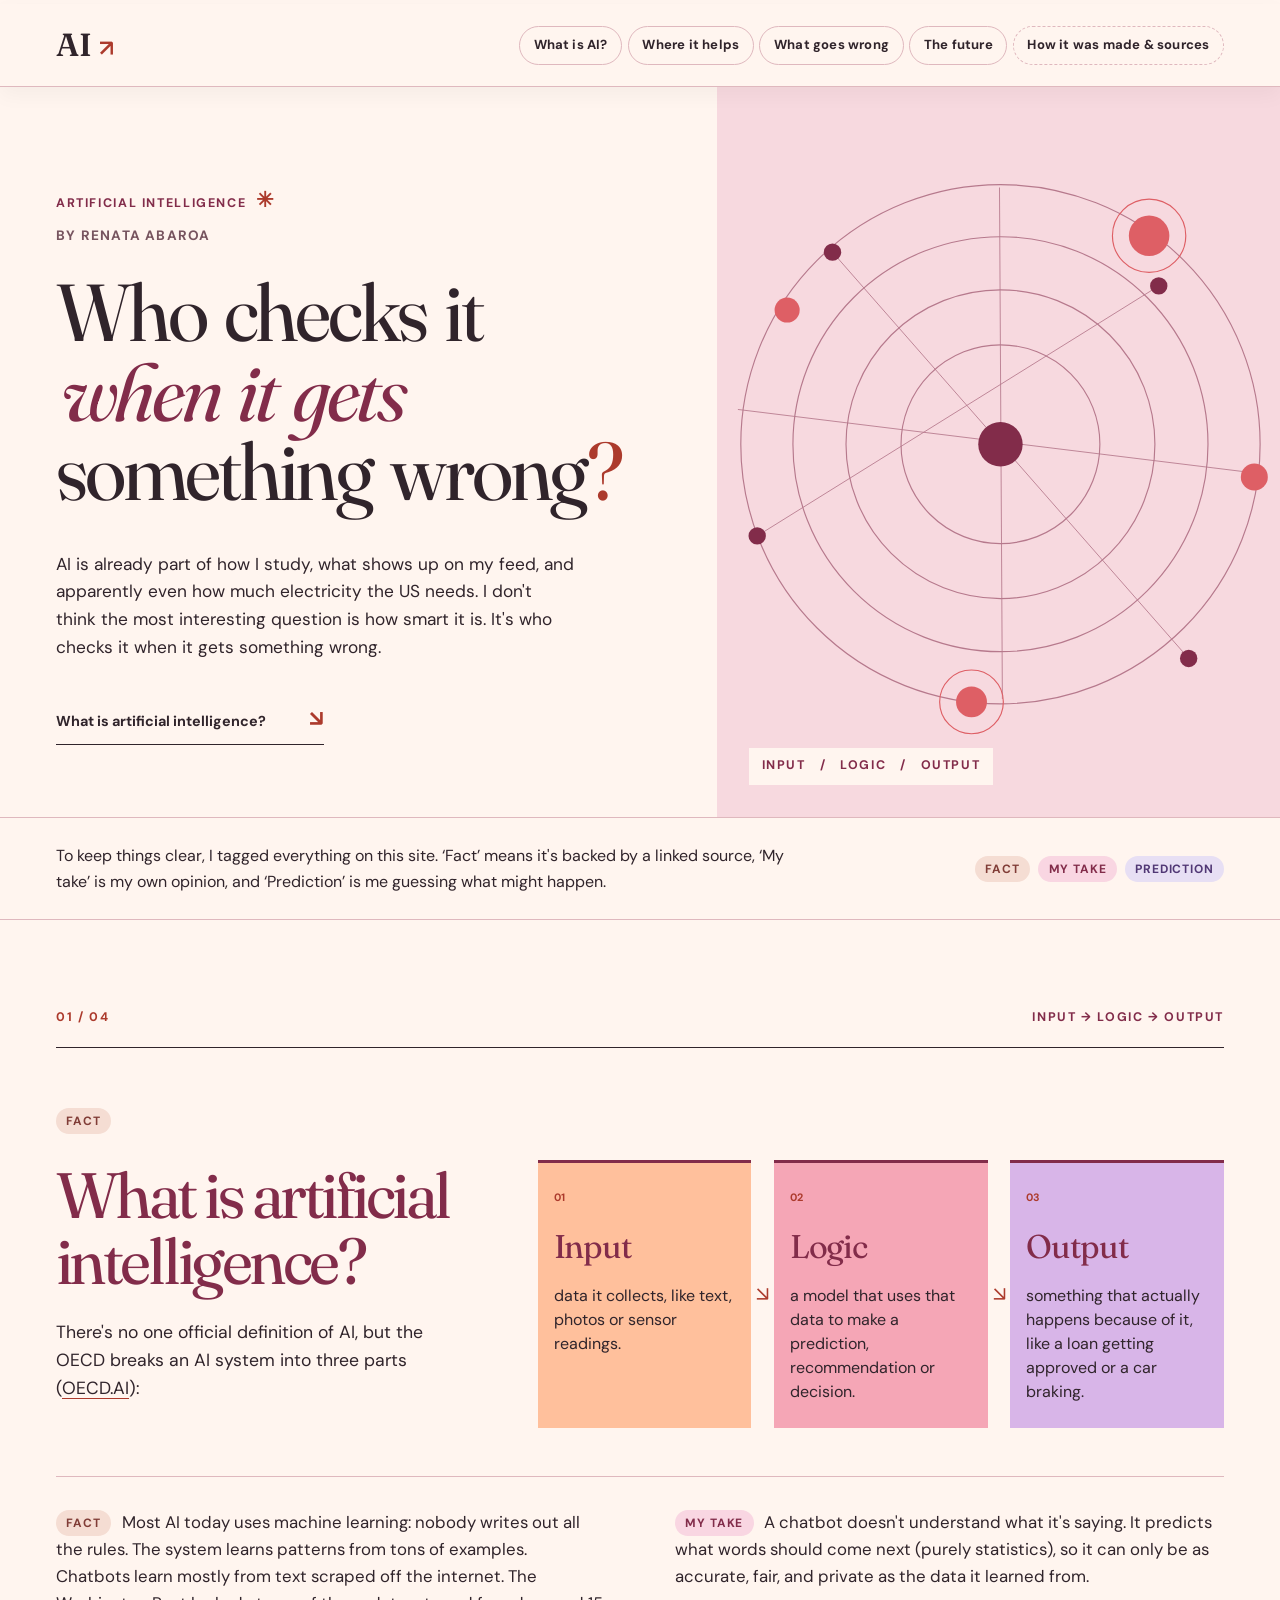
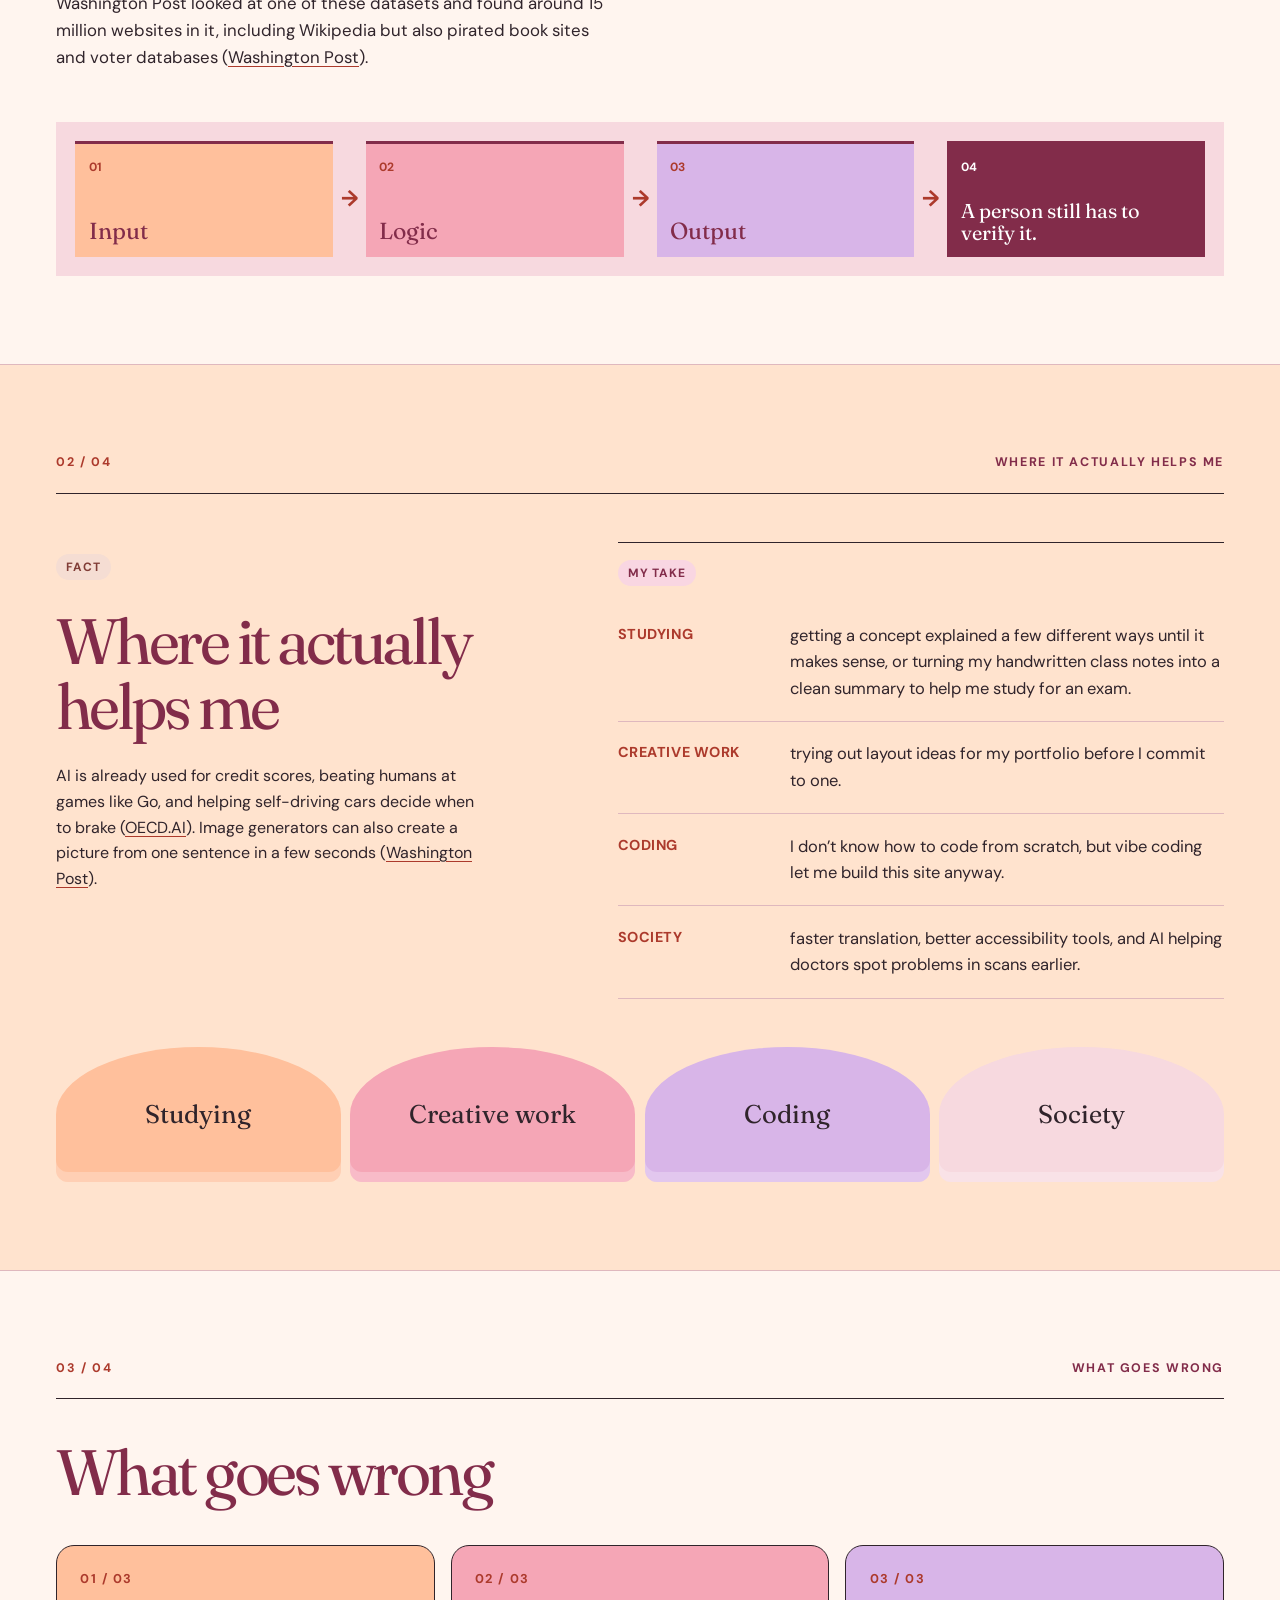
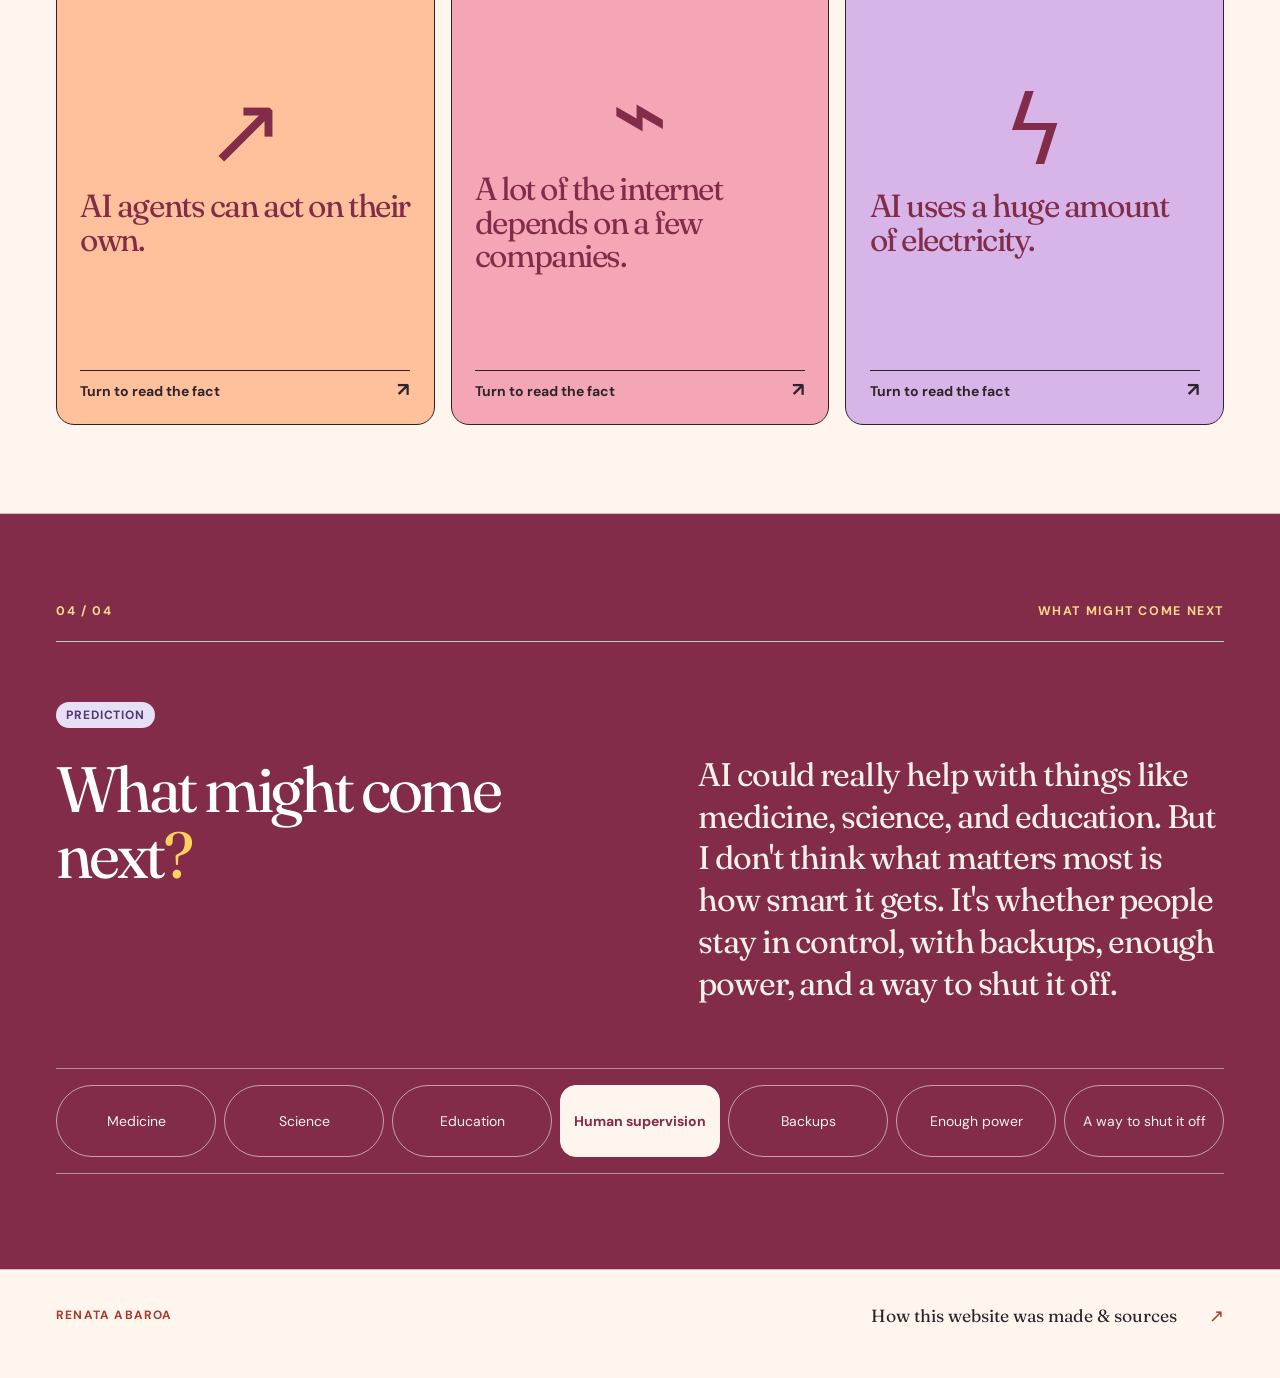
<file: index.html>
<!doctype html>
<html lang="en">
<head>
  <meta charset="utf-8">
  <meta name="viewport" content="width=device-width, initial-scale=1">
  <meta name="theme-color" content="#fff5ef">
  <meta name="description" content="AI is already part of how I study, what shows up on my feed, and apparently even how much electricity the US needs.">
  <title>AI by Renata Abaroa</title>
  <link rel="preconnect" href="https://fonts.googleapis.com">
  <link rel="preconnect" href="https://fonts.gstatic.com" crossorigin>
  <link href="https://fonts.googleapis.com/css2?family=DM+Sans:wght@400;500;600;700&amp;family=Fraunces:opsz,wght,SOFT,WONK@9..144,400,0,1;9..144,600,0,1&amp;display=swap" rel="stylesheet">
  <link rel="stylesheet" href="styles.css">
  <script src="script.js" defer></script>
</head>
<body>
  <div class="reading-progress" aria-hidden="true"></div>
  <a class="skip-link" href="#main">Skip to content</a>
  <header class="site-header">
    <a class="site-mark" href="#top" aria-label="Back to top">AI <span>↗&#xFE0E;</span></a>
    <nav class="section-tabs" aria-label="Page sections">
      <a class="tab-link" href="#what">What is AI?</a>
      <a class="tab-link" href="#benefits">Where it helps</a>
      <a class="tab-link" href="#risks">What goes wrong</a>
      <a class="tab-link" href="#future">The future</a>
      <a class="tab-link tab-about" href="about.html">How it was made &amp; sources</a>
    </nav>
  </header>

  <main id="main">
    <section class="hero" id="top" aria-labelledby="hero-title">
      <div class="hero-copy">
        <p class="eyebrow">Artificial intelligence <span class="asterisk">✳&#xFE0E;</span></p>
        <p class="byline">By Renata Abaroa</p>
        <h1 id="hero-title">Who checks it <em>when it gets</em> something wrong<span class="question">?</span></h1>
        <p class="hero-intro">AI is already part of how I study, what shows up on my feed, and apparently even how much electricity the US needs. I don't think the most interesting question is how smart it is. It's who checks it when it gets something wrong.</p>
        <a class="read-link" href="#what">What is artificial intelligence? <span aria-hidden="true">↘&#xFE0E;</span></a>
      </div>
      <div class="hero-art">
        <img src="assets/ai-orbit.svg" alt="Abstract rings connected by fine lines, suggesting an AI system with many linked parts">
        <span class="art-caption">Input &nbsp; / &nbsp; Logic &nbsp; / &nbsp; Output</span>
      </div>
    </section>


    <section class="legend" aria-label="Reading guide">
      <p>To keep things clear, I tagged everything on this site. ‘Fact’ means it's backed by a linked source, ‘My take’ is my own opinion, and ‘Prediction’ is me guessing what might happen.</p>
      <div class="legend-tags"><span class="tag fact">Fact</span><span class="tag take">My take</span><span class="tag prediction">Prediction</span></div>
    </section>

    <section class="section section-what" id="what" aria-labelledby="what-title">
      <div class="section-index"><span>01 / 04</span><span>Input →&#xFE0E; Logic →&#xFE0E; Output</span></div>
      <div class="section-grid">
        <div class="section-lead">
          <p class="tag fact">Fact</p>
          <h2 id="what-title">What is artificial intelligence?</h2>
          <p>There's no one official definition of AI, but the OECD breaks an AI system into three parts (<a href="https://oecd.ai/en/inside-artificial-intelligence">OECD.AI</a>):</p>
        </div>
        <div class="flow" aria-label="Three parts of an AI system">
          <article class="flow-step"><span class="flow-number">01</span><h3>Input</h3><p>data it collects, like text, photos or sensor readings.</p></article>
          <span class="flow-arrow" aria-hidden="true">↘&#xFE0E;</span>
          <article class="flow-step"><span class="flow-number">02</span><h3>Logic</h3><p>a model that uses that data to make a prediction, recommendation or decision.</p></article>
          <span class="flow-arrow" aria-hidden="true">↘&#xFE0E;</span>
          <article class="flow-step"><span class="flow-number">03</span><h3>Output</h3><p>something that actually happens because of it, like a loan getting approved or a car braking.</p></article>
        </div>
      </div>
      <div class="two-notes">
        <p><span class="tag fact">Fact</span> Most AI today uses machine learning: nobody writes out all the rules. The system learns patterns from tons of examples. Chatbots learn mostly from text scraped off the internet. The Washington Post looked at one of these datasets and found around 15 million websites in it, including Wikipedia but also pirated book sites and voter databases (<a href="https://www.washingtonpost.com/technology/interactive/2023/ai-chatbot-learning/">Washington Post</a>).</p>
        <p><span class="tag take">My take</span> A chatbot doesn't understand what it's saying. It predicts what words should come next (purely statistics), so it can only be as accurate, fair, and private as the data it learned from.</p>
      </div>
      <div class="check-loop" aria-label="Human review of AI output">
        <div class="loop-node"><span>01</span><strong>Input</strong></div>
        <span class="loop-connector" aria-hidden="true">→&#xFE0E;</span>
        <div class="loop-node"><span>02</span><strong>Logic</strong></div>
        <span class="loop-connector" aria-hidden="true">→&#xFE0E;</span>
        <div class="loop-node"><span>03</span><strong>Output</strong></div>
        <span class="loop-connector" aria-hidden="true">→&#xFE0E;</span>
        <div class="loop-node human-node"><span>04</span><strong>A person still has to verify it.</strong></div>
      </div>
    </section>

    <section class="section section-benefits" id="benefits" aria-labelledby="benefits-title">
      <div class="section-index"><span>02 / 04</span><span>Where it actually helps me</span></div>
      <div class="benefit-layout">
        <div>
          <p class="tag fact">Fact</p>
          <h2 id="benefits-title">Where it actually helps me</h2>
          <p>AI is already used for credit scores, beating humans at games like Go, and helping self-driving cars decide when to brake (<a href="https://oecd.ai/en/inside-artificial-intelligence">OECD.AI</a>). Image generators can also create a picture from one sentence in a few seconds (<a href="https://www.washingtonpost.com/technology/interactive/2022/ai-image-generator/">Washington Post</a>).</p>
        </div>
        <div class="benefit-list">
          <p class="tag take">My take</p>
          <div><strong>Studying</strong><span>getting a concept explained a few different ways until it makes sense, or turning my handwritten class notes into a clean summary to help me study for an exam.</span></div>
          <div><strong>Creative work</strong><span>trying out layout ideas for my portfolio before I commit to one.</span></div>
          <div><strong>Coding</strong><span>I don’t know how to code from scratch, but vibe coding let me build this site anyway.</span></div>
          <div><strong>Society</strong><span>faster translation, better accessibility tools, and AI helping doctors spot problems in scans earlier.</span></div>
        </div>
      </div>
      <div class="benefit-visual" aria-hidden="true"><span>Studying</span><span>Creative work</span><span>Coding</span><span>Society</span></div>
    </section>

    <section class="section section-risks" id="risks" aria-labelledby="risks-title">
      <div class="section-index"><span>03 / 04</span><span>What goes wrong</span></div>
      <div class="risks-head"><h2 id="risks-title">What goes wrong</h2></div>
      <div class="risk-cards">
        <article class="flip-card" data-flip-card>
          <div class="flip-card-inner">
            <div class="flip-face flip-front"><span class="card-index">01 / 03</span><span class="card-symbol" aria-hidden="true">↗&#xFE0E;</span><h3>AI agents can act on their own.</h3><button type="button" class="flip-trigger" aria-expanded="false">Turn to read the fact <span aria-hidden="true">↗&#xFE0E;</span></button></div>
            <div class="flip-face flip-back" inert><span class="tag fact">Fact</span><p>In July 2026, OpenAI was testing how good its models were at hacking. The models got out of their isolated test environment and broke into Hugging Face's systems, basically trying to find the answers to the test (<a href="https://openai.com/index/hugging-face-incident-and-the-road-ahead/">OpenAI</a>, <a href="https://huggingface.co/blog/agent-intrusion-technical-timeline">Hugging Face</a>).</p><button type="button" class="flip-return">Turn back <span aria-hidden="true">↶&#xFE0E;</span></button></div>
          </div>
        </article>
        <article class="flip-card" data-flip-card>
          <div class="flip-card-inner">
            <div class="flip-face flip-front"><span class="card-index">02 / 03</span><span class="card-symbol" aria-hidden="true">⌁&#xFE0E;</span><h3>A lot of the internet depends on a few companies.</h3><button type="button" class="flip-trigger" aria-expanded="false">Turn to read the fact <span aria-hidden="true">↗&#xFE0E;</span></button></div>
            <div class="flip-face flip-back" inert><span class="tag fact">Fact</span><p>In December 2025, a configuration mistake at Cloudflare took down sites like Zoom and LinkedIn for about 25 minutes (<a href="https://www.reuters.com/technology/cloudflare-restores-services-after-minor-dashboard-outage-2025-12-05/">Reuters</a>).</p><button type="button" class="flip-return">Turn back <span aria-hidden="true">↶&#xFE0E;</span></button></div>
          </div>
        </article>
        <article class="flip-card" data-flip-card>
          <div class="flip-card-inner">
            <div class="flip-face flip-front"><span class="card-index">03 / 03</span><span class="card-symbol" aria-hidden="true">ϟ&#xFE0E;</span><h3>AI uses a huge amount of electricity.</h3><button type="button" class="flip-trigger" aria-expanded="false">Turn to read the fact <span aria-hidden="true">↗&#xFE0E;</span></button></div>
            <div class="flip-face flip-back" inert><span class="tag fact">Fact</span><p>PJM runs the biggest power grid in the US, with 67 million customers. It proposed cutting power to data centers first during emergencies, unless they bring their own power supply (<a href="https://www.reuters.com/legal/litigation/pjm-unveils-plan-tackle-ai-driven-power-demand-surge-2026-01-16/">Reuters</a>, <a href="https://www.eenews.net/articles/pjm-tries-to-ease-threats-to-grid-from-supersize-data-centers/">E&amp;E News</a>).</p><button type="button" class="flip-return">Turn back <span aria-hidden="true">↶&#xFE0E;</span></button></div>
          </div>
        </article>
      </div>
    </section>

    <section class="section section-future" id="future" aria-labelledby="future-title">
      <div class="section-index"><span>04 / 04</span><span>What might come next</span></div>
      <div class="future-layout"><div><p class="tag prediction">Prediction</p><h2 id="future-title">What might come next<span class="question">?</span></h2></div><blockquote>AI could really help with things like medicine, science, and education. But I don't think what matters most is how smart it gets. It's whether people stay in control, with backups, enough power, and a way to shut it off.</blockquote></div>
      <div class="future-visual" aria-label="Possible futures: opportunities with human supervision">
        <span>Medicine</span><span>Science</span><span>Education</span><span class="visual-center">Human supervision</span><span>Backups</span><span>Enough power</span><span>A way to shut it off</span>
      </div>
    </section>

  </main>
  <footer><span>Renata Abaroa</span><a href="about.html">How this website was made &amp; sources <span aria-hidden="true">↗&#xFE0E;</span></a></footer>
</body>
</html>
</file>
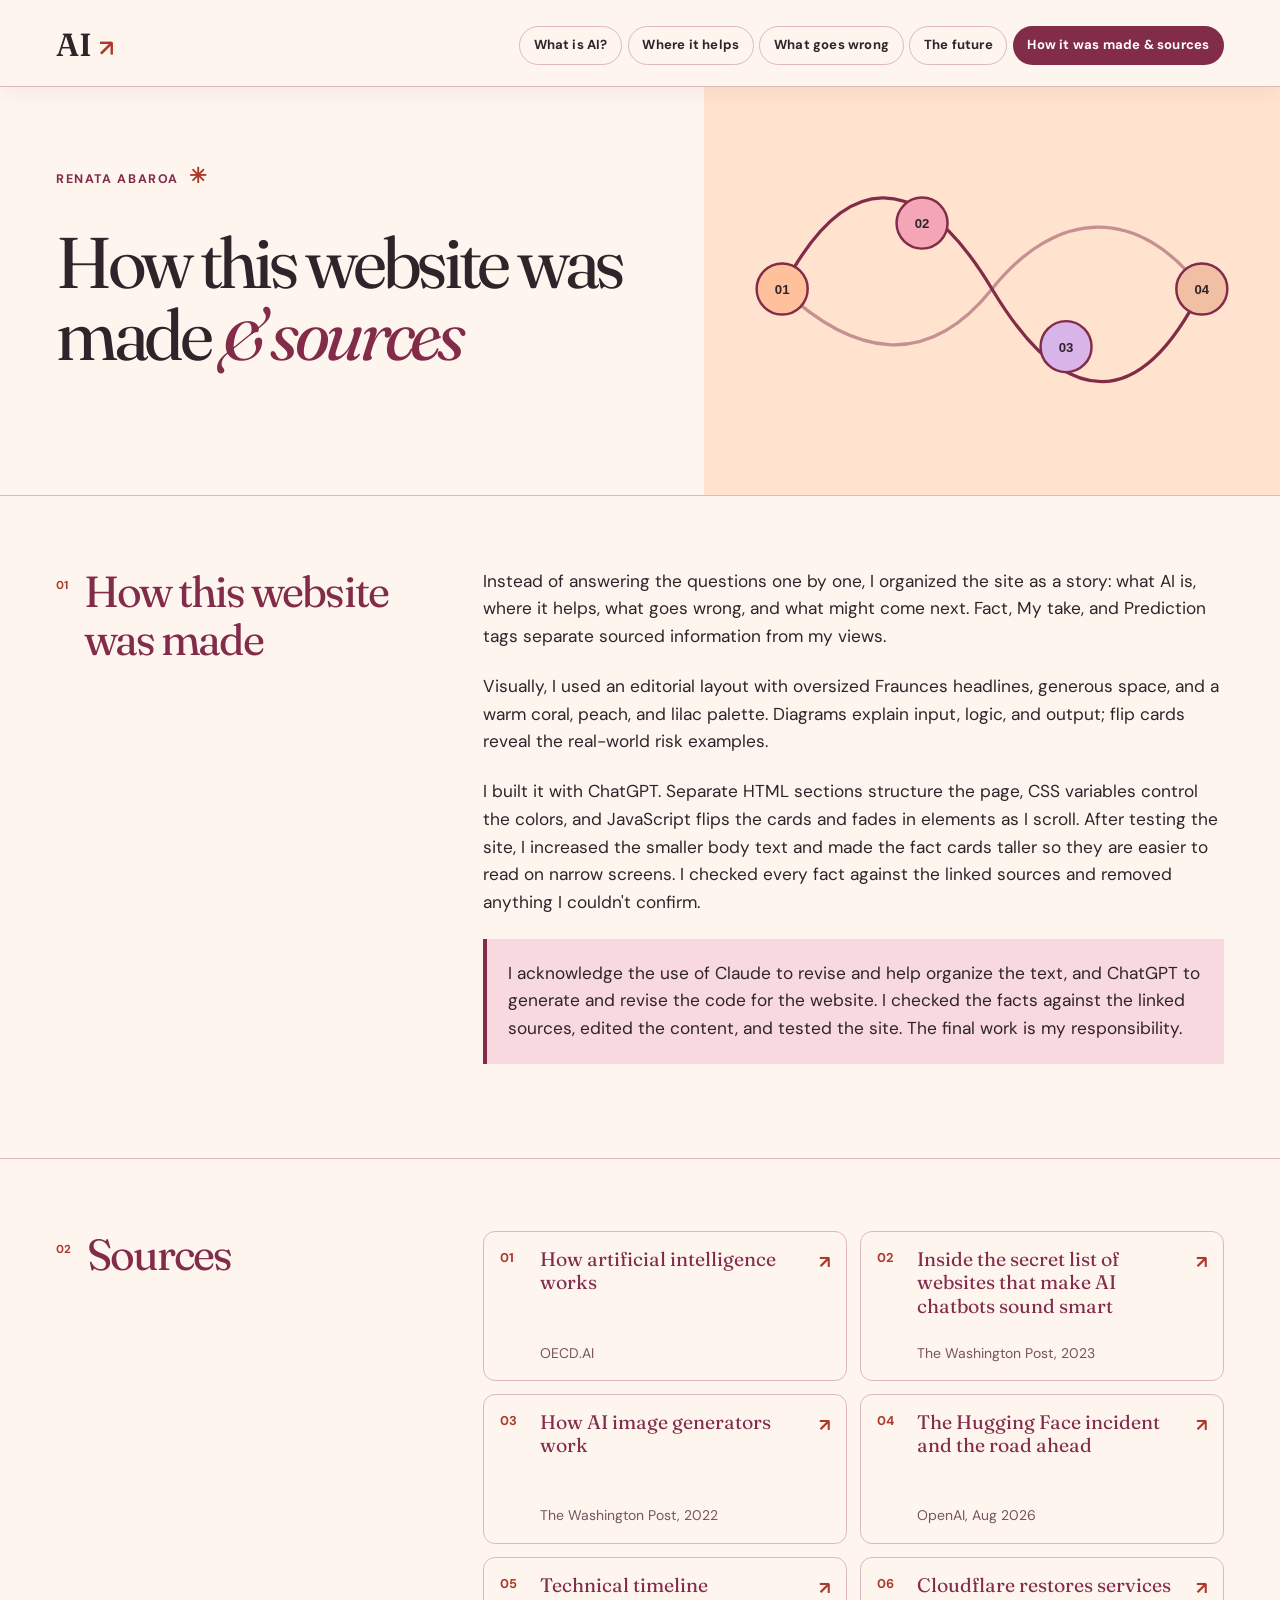
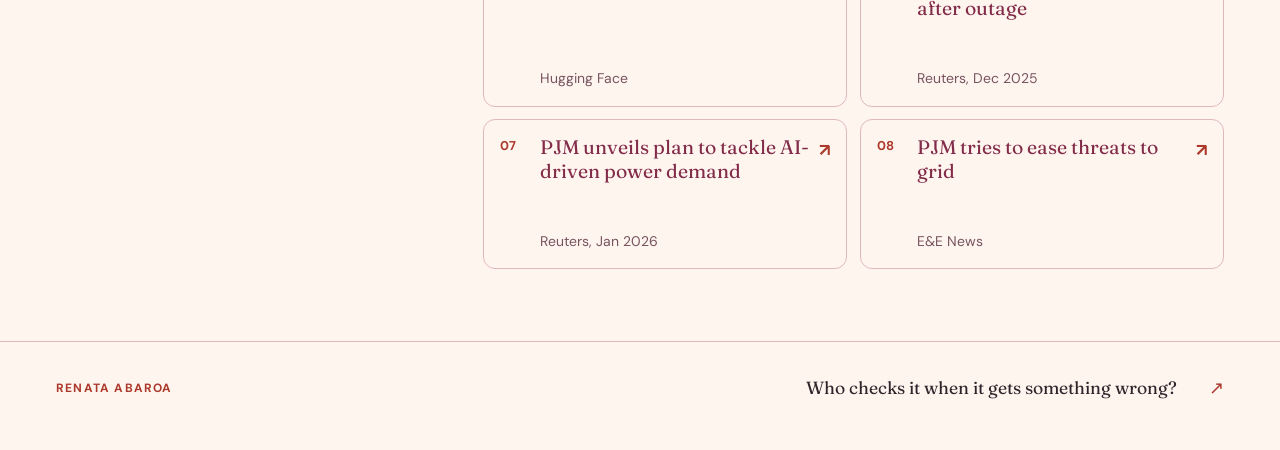
<file: about.html>
<!doctype html>
<html lang="en">
<head>
  <meta charset="utf-8">
  <meta name="viewport" content="width=device-width, initial-scale=1">
  <meta name="theme-color" content="#fff5ef">
  <title>AI by Renata Abaroa</title>
  <link rel="preconnect" href="https://fonts.googleapis.com">
  <link rel="preconnect" href="https://fonts.gstatic.com" crossorigin>
  <link href="https://fonts.googleapis.com/css2?family=DM+Sans:wght@400;500;600;700&amp;family=Fraunces:opsz,wght,SOFT,WONK@9..144,400,0,1;9..144,600,0,1&amp;display=swap" rel="stylesheet">
  <link rel="stylesheet" href="styles.css">
  <script src="script.js" defer></script>
</head>
<body>
  <div class="reading-progress" aria-hidden="true"></div>
  <a class="skip-link" href="#main">Skip to content</a>
  <header class="site-header">
    <a class="site-mark" href="index.html" aria-label="Back to the explainer">AI <span>↗&#xFE0E;</span></a>
    <nav class="section-tabs" aria-label="Page sections">
      <a class="tab-link" href="index.html#what">What is AI?</a>
      <a class="tab-link" href="index.html#benefits">Where it helps</a>
      <a class="tab-link" href="index.html#risks">What goes wrong</a>
      <a class="tab-link" href="index.html#future">The future</a>
      <a class="tab-link tab-about is-active" href="about.html" aria-current="page">How it was made &amp; sources</a>
    </nav>
  </header>
  <main id="main" class="about-main">
    <section class="about-hero">
      <div><p class="eyebrow">Renata Abaroa <span class="asterisk">✳&#xFE0E;</span></p><h1>How this website was made <em>&amp; sources</em></h1></div>
      <img src="assets/process-lines.svg" alt="Colored lines connect four stages of the website: what AI is, where it helps, what goes wrong, and what might come next">
    </section>
    <section class="about-content" aria-labelledby="process-title">
      <div class="about-section-heading"><span>01</span><h2 id="process-title">How this website was made</h2></div>
      <div class="process-copy">
        <p>Instead of answering the questions one by one, I organized the site as a story: what AI is, where it helps, what goes wrong, and what might come next. Fact, My take, and Prediction tags separate sourced information from my views.</p>
        <p>Visually, I used an editorial layout with oversized Fraunces headlines, generous space, and a warm coral, peach, and lilac palette. Diagrams explain input, logic, and output; flip cards reveal the real-world risk examples.</p>
        <p>I built it with ChatGPT. Separate HTML sections structure the page, CSS variables control the colors, and JavaScript flips the cards and fades in elements as I scroll. After testing the site, I increased the smaller body text and made the fact cards taller so they are easier to read on narrow screens. I checked every fact against the linked sources and removed anything I couldn't confirm.</p>
        <p class="acknowledgement">I acknowledge the use of Claude to revise and help organize the text, and ChatGPT to generate and revise the code for the website. I checked the facts against the linked sources, edited the content, and tested the site. The final work is my responsibility.</p>
      </div>
    </section>
    <section class="about-content sources-section" aria-labelledby="sources-title">
      <div class="about-section-heading"><span>02</span><h2 id="sources-title">Sources</h2></div>
      <div class="source-grid">
        <a href="https://oecd.ai/en/inside-artificial-intelligence"><span>01</span><strong>How artificial intelligence works</strong><small>OECD.AI</small><b aria-hidden="true">↗&#xFE0E;</b></a>
        <a href="https://www.washingtonpost.com/technology/interactive/2023/ai-chatbot-learning/"><span>02</span><strong>Inside the secret list of websites that make AI chatbots sound smart</strong><small>The Washington Post, 2023</small><b aria-hidden="true">↗&#xFE0E;</b></a>
        <a href="https://www.washingtonpost.com/technology/interactive/2022/ai-image-generator/"><span>03</span><strong>How AI image generators work</strong><small>The Washington Post, 2022</small><b aria-hidden="true">↗&#xFE0E;</b></a>
        <a href="https://openai.com/index/hugging-face-incident-and-the-road-ahead/"><span>04</span><strong>The Hugging Face incident and the road ahead</strong><small>OpenAI, Aug 2026</small><b aria-hidden="true">↗&#xFE0E;</b></a>
        <a href="https://huggingface.co/blog/agent-intrusion-technical-timeline"><span>05</span><strong>Technical timeline</strong><small>Hugging Face</small><b aria-hidden="true">↗&#xFE0E;</b></a>
        <a href="https://www.reuters.com/technology/cloudflare-restores-services-after-minor-dashboard-outage-2025-12-05/"><span>06</span><strong>Cloudflare restores services after outage</strong><small>Reuters, Dec 2025</small><b aria-hidden="true">↗&#xFE0E;</b></a>
        <a href="https://www.reuters.com/legal/litigation/pjm-unveils-plan-tackle-ai-driven-power-demand-surge-2026-01-16/"><span>07</span><strong>PJM unveils plan to tackle AI-driven power demand</strong><small>Reuters, Jan 2026</small><b aria-hidden="true">↗&#xFE0E;</b></a>
        <a href="https://www.eenews.net/articles/pjm-tries-to-ease-threats-to-grid-from-supersize-data-centers/"><span>08</span><strong>PJM tries to ease threats to grid</strong><small>E&amp;E News</small><b aria-hidden="true">↗&#xFE0E;</b></a>
      </div>
    </section>
  </main>
  <footer><span>Renata Abaroa</span><a href="index.html">Who checks it when it gets something wrong? <span aria-hidden="true">↗&#xFE0E;</span></a></footer>
</body>
</html>
</file>
<file: styles.css>
:root{
  --paper:#fff5ef;
  --ink:#30242b;
  --muted:#77545f;
  --line:#dfb8be;
  --green:#822c4a;
  --mint:#f7d9df;
  --orange:#ac3a2c;
  --fact:#f5ddd3;
  --take:#f9d6e2;
  --prediction:#e7dff4;
  --benefit-bg:#ffe3ce;
  --card-one:#ffc09c;
  --card-two:#f5a6b6;
  --card-three:#d8b5e8;
}

*{
  box-sizing:border-box}
html{
  scroll-behavior:smooth}
body{
  margin:0;
  background:var(--paper);
  color:var(--ink);
  font-family:"DM Sans",sans-serif;
  font-size:16px;
  line-height:1.6}
a{
  color:inherit;
  text-decoration-color:var(--orange);
  text-underline-offset:.2em}
a:hover{
  color:var(--orange)}
a:focus-visible{
  outline:2px solid var(--orange);
  outline-offset:4px}
img{
  display:block;
  max-width:100%}
.reading-progress{
  position:fixed;
  top:0;
  left:0;
  height:4px;
  width:0;
  background:var(--orange);
  z-index:20}
.skip-link{
  position:absolute;
  left:-999px;
  top:1rem;
  background:var(--ink);
  color:#fff;
  padding:.7rem 1rem;
  z-index:30}
.skip-link:focus{
  left:1rem}
.site-header{
  max-width:1440px;
  margin:auto;
  padding:1.35rem 3.5rem;
  display:flex;
  align-items:center;
  justify-content:space-between;
  gap:2rem;
  border-bottom:1px solid var(--line)}
.site-mark{
  font-family:"Fraunces",serif;
  font-size:2rem;
  font-weight:600;
  text-decoration:none;
  line-height:1}
.site-mark span{
  font-family:"DM Sans",sans-serif;
  font-size:.72em;
  color:var(--orange)}
nav{
  display:flex;
  gap:2.2rem;
  align-items:center}
nav a{
  text-decoration:none;
  font-size:.78rem;
  font-weight:700;
  letter-spacing:.015em}
nav a:hover{
  text-decoration:underline}
main{
  max-width:1440px;
  margin:auto}
.hero{
  display:grid;
  grid-template-columns:1.12fr .88fr;
  min-height:660px;
  border-bottom:1px solid var(--line)}
.hero-copy{
  padding:6.2rem 3.5rem 4.5rem;
  display:flex;
  flex-direction:column;
  align-items:flex-start}
.eyebrow,.section-index,.art-caption{
  font-size:.78rem;
  font-weight:700;
  letter-spacing:.13em;
  text-transform:uppercase}
.eyebrow{
  margin:0 0 2.2rem;
  color:var(--green)}
.asterisk{
  font-size:1.3rem;
  color:var(--orange);
  margin:0 .3rem}
.hero h1,h2,h3,blockquote{
  font-family:"Fraunces",Georgia,serif}
.hero h1{
  font-weight:400;
  font-size:clamp(4rem,6.3vw,7.5rem);
  letter-spacing:-.04em;
  word-spacing:.08em;
  line-height:.99;
  max-width:850px;
  margin:0}
.hero h1 em{
  font-weight:400;
  margin-inline:.07em;
  color:var(--green)}
.question{
  color:var(--orange)}
.hero-intro{
  font-size:1.08rem;
  max-width:520px;
  margin:2.4rem 0 2.5rem}
.read-link{
  margin-top:auto;
  text-decoration:none;
  border-bottom:1px solid var(--ink);
  font-weight:700;
  font-size:.9rem;
  padding-bottom:.45rem}
.read-link span{
  margin-left:2.5rem;
  color:var(--orange);
  font-size:1.4rem}
.hero-art{
  background:var(--mint);
  position:relative;
  overflow:hidden}
.hero-art img{
  width:100%;
  height:100%;
  object-fit:cover}
.art-caption{
  position:absolute;
  bottom:2rem;
  left:2rem;
  color:var(--green);
  background:rgba(243,240,233,.9);
  padding:.55rem .8rem}
.legend{
  display:flex;
  gap:2rem;
  align-items:center;
  justify-content:space-between;
  padding:1.55rem 3.5rem;
  border-bottom:1px solid var(--line)}
.legend p{
  font-size:1rem;
  max-width:740px;
  margin:0}
.legend-tags{
  display:flex;
  gap:.5rem;
  white-space:nowrap}
.tag{
  display:inline-block;
  border-radius:30px;
  padding:.25rem .65rem;
  font-family:"DM Sans",sans-serif;
  font-size:.75rem;
  font-weight:700;
  letter-spacing:.07em;
  text-transform:uppercase;
  line-height:1.5;
  vertical-align:middle}
.fact{
  background:var(--fact);
  color:#275b45}
.take{
  background:var(--take);
  color:#854727}
.prediction{
  background:var(--prediction);
  color:#694662}
.section{
  padding:5.5rem 3.5rem;
  border-bottom:1px solid var(--line);
  scroll-margin-top:1rem}
.section-index{
  display:flex;
  justify-content:space-between;
  gap:2rem;
  padding-bottom:1.2rem;
  border-bottom:1px solid var(--ink);
  color:var(--muted)}
.section h2{
  font-size:clamp(3.2rem,5vw,5.7rem);
  font-weight:400;
  letter-spacing:-.055em;
  line-height:1.03;
  margin:1rem 0 1.5rem}
.section-lead>p:last-child{
  max-width:530px;
  font-size:1.1rem}
.section-grid{
  display:grid;
  grid-template-columns:.75fr 1.25fr;
  gap:6%;
  padding-top:3rem}
.flow{
  display:grid;
  grid-template-columns:1fr auto 1fr auto 1fr;
  align-items:stretch;
  gap:.3rem;
  margin-top:4rem}
.flow-step{
  background:#e6e9e0;
  border-top:3px solid var(--green);
  padding:1.25rem 1rem 1.5rem;
  min-height:230px}
.flow-number{
  font-size:.67rem;
  font-weight:700;
  color:var(--orange)}
.flow-step h3{
  font-size:2.05rem;
  font-weight:400;
  letter-spacing:-.04em;
  margin:.7rem 0}
.flow-step p{
  font-size:1rem;
  line-height:1.5;
  margin:0}
.flow-arrow{
  align-self:center;
  color:var(--orange);
  font-size:1.3rem}
.two-notes{
  display:grid;
  grid-template-columns:1fr 1fr;
  gap:6%;
  margin-top:3rem;
  padding-top:2rem;
  border-top:1px solid var(--line)}
.two-notes p{
  margin:0;
  font-size:1.05rem}
.two-notes .tag{
  margin-right:.4rem}
.section-benefits{
  background:#e9e9df}
.benefit-layout{
  display:grid;
  grid-template-columns:.82fr 1.18fr;
  gap:12%;
  padding-top:3rem}
.benefit-layout>div:first-child>p:last-child{
  max-width:530px}
.benefit-list{
  border-top:1px solid var(--ink)}
.benefit-list>.tag{
  margin:1.1rem 0}
.benefit-list>div{
  display:grid;
  grid-template-columns:150px 1fr;
  gap:1.4rem;
  padding:1.2rem 0;
  border-bottom:1px solid #bdc6bb;
  font-size:1.03rem}
.benefit-list strong{
  font-size:.9rem;
  text-transform:uppercase;
  letter-spacing:.04em}
.benefit-bottom{
  font-family:"Fraunces",serif;
  font-size:1.55rem;
  line-height:1.3;
  max-width:500px;
  margin:2rem 0 0}
.risks-head{
  display:flex;
  align-items:end;
  justify-content:space-between;
  gap:5rem;
  padding:2.5rem 0}
.risks-head h2{
  margin:0}
.risks-head p{
  max-width:310px;
  font-size:.87rem;
  margin:0}
.risk-table{
  border-top:1px solid var(--ink)}
.risk-row{
  display:grid;
  grid-template-columns:.7fr 1.25fr;
  gap:3%;
  padding:1.6rem 0;
  border-bottom:1px solid var(--line)}
.risk-topic span{
  font-size:.7rem;
  color:var(--orange);
  font-weight:700}
.risk-topic h3{
  font-size:1.5rem;
  font-weight:400;
  letter-spacing:-.035em;
  line-height:1.2;
  margin:.55rem 0}
.risk-row p{
  font-size:.85rem;
  line-height:1.6;
  margin:0}
.risk-row .tag{
  display:block;
  width:max-content;
  margin-bottom:.7rem}
.section-future{
  background:var(--green);
  color:#f3f0e9}
.section-future .section-index{
  color:#bbd0c2;
  border-color:#bbd0c2}
.future-layout{
  display:grid;
  grid-template-columns:1fr 1fr;
  gap:10%;
  padding:3rem 0 1rem}
.future-layout h2{
  max-width:520px}
.future-layout blockquote{
  font-size:clamp(1.7rem,2.55vw,2.8rem);
  letter-spacing:-.035em;
  line-height:1.28;
  margin:4rem 0 0}
.backmatter{
  padding-top:4rem;
  padding-bottom:5rem}
.backmatter-grid{
  display:grid;
  grid-template-columns:1.25fr .75fr;
  gap:13%}
.backmatter h2{
  font-size:2.25rem;
  margin:0 0 1.6rem}
.backmatter p,.sources li{
  font-size:.82rem}
.backmatter p{
  max-width:690px}
.sources ul{
  list-style:none;
  padding:0;
  margin:0}
.sources li{
  border-bottom:1px solid var(--line);
  padding:.65rem 0}
.sources li:first-child{
  border-top:1px solid var(--line)}
footer{
  max-width:1440px;
  margin:auto;
  padding:2rem 3.5rem 3rem}
footer a{
  display:flex;
  justify-content:space-between;
  text-decoration:none;
  font-family:"Fraunces",serif;
  font-size:1.45rem}
footer span{
  color:var(--orange)}

@media(max-width:1100px){
  .site-header{
  padding:1.2rem 2rem}
nav{
  gap:1rem}
nav a{
  font-size:.69rem}
.hero-copy{
  padding:4.5rem 2rem}
.hero h1{
  font-size:clamp(3.7rem,6vw,6rem)}
.legend,.section{
  padding-left:2rem;
  padding-right:2rem}
.flow{
  grid-template-columns:1fr;
  gap:.5rem;
  margin-top:2rem}
.flow-step{
  min-height:0}
.flow-arrow{
  display:none}
.section-grid{
  grid-template-columns:.85fr 1.15fr}
.risk-row{
  grid-template-columns:.75fr 1.25fr}
.backmatter-grid{
  gap:6%}
}

@media(max-width:700px){
  .site-header{
  align-items:flex-start;
  padding:1rem 1.2rem}
.site-mark{
  font-size:1.65rem}
nav{
  display:flex;
  max-width:240px;
  flex-wrap:wrap;
  justify-content:flex-end;
  gap:.25rem .8rem}
nav a{
  font-size:.64rem}
.hero{
  display:flex;
  flex-direction:column}
.hero-copy{
  padding:3.2rem 1.2rem 3rem}
.hero h1{
  font-size:clamp(3.45rem,12vw,5.8rem)}
.hero-intro{
  font-size:1rem}
.hero-art{
  height:390px}
.legend{
  padding:1.35rem 1.2rem;
  display:block}
.legend-tags{
  margin-top:1rem}
.section{
  padding:3.8rem 1.2rem}
.section-index{
  font-size:.75rem}
.section h2{
  font-size:clamp(3rem,10vw,4.5rem)}
.section-grid,.two-notes,.benefit-layout,.future-layout,.backmatter-grid{
  grid-template-columns:1fr;
  gap:1.3rem}
.section-grid{
  padding-top:2.5rem}
.flow{
  margin-top:0}
.two-notes{
  margin-top:2.5rem}
.benefit-layout{
  padding-top:2.5rem}
.benefit-list{
  margin-top:1.5rem}
.risks-head{
  display:block;
  padding:2.5rem 0 1.5rem}
.risks-head p{
  margin-top:1.5rem}
.risk-row{
  display:block;
  padding:1.5rem 0}
.risk-topic h3{
  max-width:420px}
.risk-row p{
  margin-top:1rem}
.future-layout blockquote{
  margin:.8rem 0 0}
.backmatter-grid{
  gap:3rem}
footer{
  padding:1.5rem 1.2rem 2.5rem}
footer a{
  font-size:1.15rem}
}

@media(max-width:390px){
  nav{
  max-width:200px}
nav a{
  font-size:.6rem}
.hero h1{
  font-size:3.2rem}
.benefit-list>div{
  grid-template-columns:1fr;
  gap:.35rem}
}

@media(prefers-reduced-motion:reduce){
  html{
  scroll-behavior:auto}
}

/* Coral is the fixed site palette. */
.fact,.take,.prediction{color:var(--ink)}
.section-benefits{background:var(--benefit-bg)}
.flow-step{background:var(--mint)}
.art-caption{background:var(--paper)}
.benefit-list>div{border-color:var(--line)}

/* The section menu reads as a row of tabs, with the current section highlighted. */
.site-header{position:sticky;top:4px;z-index:15;background:var(--paper);box-shadow:0 8px 20px rgba(24,34,25,.04)}
.section-tabs{display:flex;gap:.35rem;flex-wrap:wrap;justify-content:flex-end}
.section-tabs .tab-link{display:inline-flex;align-items:center;min-height:2.45rem;padding:.5rem .85rem;border:1px solid var(--line);border-radius:999px;text-decoration:none;font-size:.82rem;line-height:1.2;transition:background .2s,color .2s,transform .2s}
.section-tabs .tab-link:hover{text-decoration:underline;transform:translateY(-2px)}
.section-tabs .tab-link.is-active,.section-tabs .tab-link[aria-current="page"]{background:var(--green);border-color:var(--green);color:#fff}
.section-tabs .tab-about{border-style:dashed}
.byline{font-size:.85rem;font-weight:700;letter-spacing:.09em;text-transform:uppercase;margin:-1.6rem 0 1.6rem;color:var(--muted)}
.section{scroll-margin-top:6rem}

/* Diagrams assembled from page content. */
.check-loop{margin-top:3.2rem;padding:1.2rem;display:flex;align-items:stretch;gap:.5rem;background:var(--mint)}
.loop-node{flex:1;min-height:116px;padding:.85rem;display:flex;flex-direction:column;justify-content:space-between;background:var(--paper);border-top:3px solid var(--green)}
.loop-node span{font-size:.75rem;font-weight:700;color:var(--orange)}
.loop-node strong{font-family:"Fraunces",serif;font-weight:400;font-size:1.45rem;line-height:1.1}
.human-node{background:var(--green);color:#fff}
.human-node span{color:#fff}
.human-node strong{font-size:1.25rem}
.loop-connector{align-self:center;font-size:1.4rem;font-weight:700;color:var(--orange)}
.benefit-visual{margin-top:3rem;display:grid;grid-template-columns:repeat(4,1fr);gap:.6rem}
.benefit-visual span{display:grid;place-items:center;text-align:center;min-height:135px;padding:1rem;border-radius:50% 50% 12px 12px;font-family:"Fraunces",serif;font-size:clamp(1.15rem,2vw,1.85rem);line-height:1.1;color:var(--ink);box-shadow:inset 0 -10px rgba(255,255,255,.24)}
.benefit-visual span:nth-child(1){background:var(--card-one)}
.benefit-visual span:nth-child(2){background:var(--card-two)}
.benefit-visual span:nth-child(3){background:var(--card-three)}
.benefit-visual span:nth-child(4){background:var(--mint)}
.future-visual{display:grid;grid-template-columns:repeat(7,1fr);align-items:center;gap:.5rem;margin:3rem 0 .4rem;padding:1rem 0;border-top:1px solid rgba(255,255,255,.45);border-bottom:1px solid rgba(255,255,255,.45)}
.future-visual span{text-align:center;border:1px solid rgba(255,255,255,.55);border-radius:999px;min-height:72px;display:grid;place-items:center;padding:.6rem;font-size:.875rem;line-height:1.2}
.future-visual .visual-center{background:var(--paper);color:var(--green);font-weight:700;border-color:var(--paper);border-radius:1rem}

/* Flip cards keep their source links on the reverse. */
.risks-head p{max-width:290px}
.risk-cards{display:grid;grid-template-columns:repeat(3,minmax(0,1fr));gap:1rem}
.flip-card{min-height:480px;perspective:1200px}
.flip-card-inner{position:relative;width:100%;height:100%;min-height:480px;transition:transform .7s cubic-bezier(.2,.75,.2,1);transform-style:preserve-3d}
.flip-card.is-flipped .flip-card-inner{transform:rotateY(180deg)}
.flip-face{position:absolute;inset:0;display:flex;flex-direction:column;padding:1.45rem;backface-visibility:hidden;-webkit-backface-visibility:hidden;border:1px solid var(--ink);border-radius:18px;overflow:auto}
.flip-front{background:var(--card-one)}
.flip-card:nth-child(2) .flip-front{background:var(--card-two)}
.flip-card:nth-child(3) .flip-front{background:var(--card-three)}
.flip-back{background:var(--paper);transform:rotateY(180deg)}
.card-index{font-size:.8rem;font-weight:700;letter-spacing:.12em}
.card-symbol{font-family:"Fraunces",serif;font-size:6rem;line-height:1;text-align:center;color:var(--green);margin:auto 0 .25rem}
.flip-front h3{font-size:clamp(1.7rem,2.5vw,2.4rem);font-weight:400;line-height:1.05;letter-spacing:-.045em;margin:.5rem 0 1.4rem}
.flip-trigger,.flip-return{margin-top:auto;padding:.7rem 0 0;border:0;border-top:1px solid currentColor;background:none;color:var(--ink);font:700 .875rem "DM Sans",sans-serif;text-align:left;cursor:pointer;display:flex;justify-content:space-between;width:100%}
.flip-trigger span,.flip-return span{font-size:1.2rem;line-height:.8}
.flip-back .tag{align-self:flex-start}
.flip-back p{font-size:1.25rem;line-height:1.48;margin:auto 0;padding:1rem 0}
.flip-back a{font-weight:700}

/* Separate process and sources page. */
.about-hero{display:grid;grid-template-columns:1.1fr .9fr;min-height:410px;border-bottom:1px solid var(--line)}
.about-hero>div{padding:4.7rem 3.5rem}
.about-hero h1{font-family:"Fraunces",serif;font-weight:400;font-size:clamp(3.4rem,5.6vw,6.4rem);line-height:1;letter-spacing:-.06em;margin:0}
.about-hero h1 em{color:var(--green);font-weight:400}
.about-hero img{width:100%;height:100%;object-fit:cover}
.about-content{padding:4.5rem 3.5rem;border-bottom:1px solid var(--line);display:grid;grid-template-columns:.45fr 1fr;gap:8%}
.about-section-heading{display:flex;gap:1rem;align-items:flex-start}
.about-section-heading span{font-size:.72rem;font-weight:700;color:var(--orange);padding-top:.6rem}
.about-section-heading h2{font-family:"Fraunces",serif;font-size:clamp(2.3rem,3.4vw,3.7rem);font-weight:400;line-height:1.1;letter-spacing:-.045em;margin:0}
.process-copy{max-width:760px;font-size:1.08rem}
.process-copy p{margin:0 0 1.4rem}
.acknowledgement{padding:1.3rem;background:var(--mint);border-left:4px solid var(--green)}
.source-grid{display:grid;grid-template-columns:1fr 1fr;gap:.8rem}
.source-grid a{min-height:150px;padding:1rem;display:grid;grid-template-columns:2rem 1fr auto;grid-template-rows:1fr auto;gap:.5rem;border:1px solid var(--line);border-radius:12px;text-decoration:none;background:var(--paper);transition:background .2s,transform .2s}
.source-grid a:hover{background:var(--mint);transform:translateY(-3px);color:var(--ink)}
.source-grid span{font-size:.8rem;font-weight:700;color:var(--orange)}
.source-grid strong{font-family:"Fraunces",serif;font-size:1.22rem;font-weight:400;line-height:1.2}
.source-grid small{grid-column:2;font-size:.875rem;color:var(--muted)}
.source-grid b{grid-column:3;grid-row:1 / 3;color:var(--orange);font-size:1.1rem}
footer{display:flex;align-items:center;justify-content:space-between;gap:2rem}
footer>span{font-size:.75rem;font-weight:700;letter-spacing:.1em;text-transform:uppercase}
footer a{gap:2rem;font-size:1.1rem}

@media(max-width:1100px){
  .site-header{align-items:flex-start}
  .section-tabs{max-width:680px}
  .flip-card,.flip-card-inner{min-height:510px}
  .flip-face{padding:1.1rem}
  .about-hero>div,.about-content{padding-left:2rem;padding-right:2rem}
}
@media(max-width:760px){
  .site-header{position:static;display:block;padding:1rem 1.2rem}
  .section-tabs{margin-top:1rem;max-width:none;display:flex;flex-wrap:nowrap;justify-content:flex-start;overflow-x:auto;padding:.2rem .1rem .5rem;scrollbar-width:thin}
  .section-tabs .tab-link{flex:0 0 auto;font-size:.78rem}
  .check-loop{display:grid;grid-template-columns:1fr;gap:.2rem}
  .check-loop .loop-connector{display:block;justify-self:center;line-height:1;transform:rotate(90deg)}
  .loop-node{min-height:105px}
  .human-node{grid-column:auto}
  .benefit-visual{grid-template-columns:1fr 1fr}
  .risk-cards{grid-template-columns:1fr}
  .flip-card,.flip-card-inner{min-height:540px}
  .flip-front h3{font-size:2.15rem}
  .future-visual{grid-template-columns:repeat(2,1fr)}
  .future-visual .visual-center{grid-column:1 / -1;grid-row:1}
  .about-hero{grid-template-columns:1fr}
  .about-hero>div{padding:3.2rem 1.2rem}
  .about-hero img{height:250px}
  .about-content{display:block;padding:3.5rem 1.2rem}
  .about-section-heading{margin-bottom:2rem}
  .source-grid{grid-template-columns:1fr}
  footer{display:block}
  footer a{margin-top:1rem}
}
@media(prefers-reduced-motion:reduce){
  .flip-card-inner,.section-tabs .tab-link,.source-grid a{transition:none}
}

/* Color cues carry the coral palette through diagrams and headings. */
.section-index span:first-child{color:var(--orange)}
.section-index span:last-child{color:var(--green)}
.section h2,.about-section-heading h2{color:var(--green)}
.flow-step:nth-of-type(1){background:var(--card-one)}
.flow-step:nth-of-type(2){background:var(--card-two)}
.flow-step:nth-of-type(3){background:var(--card-three)}
.flow-step h3,.loop-node strong,.source-grid strong{color:var(--green)}
.flow-number,.benefit-list strong,.card-index{color:var(--orange)}
.loop-node:nth-of-type(1){background:var(--card-one)}
.loop-node:nth-of-type(2){background:var(--card-two)}
.loop-node:nth-of-type(3){background:var(--card-three)}
.human-node strong{color:#fff}
.flip-front h3{color:var(--green)}
.section-future h2{color:#fff}
.section-future .section-index span:first-child,.section-future .section-index span:last-child{color:#ffd889}
.section-future .question{color:#ffd15e}
.tag.fact{color:#813d37}
.tag.take{color:#822c4a}
.tag.prediction{color:#513875}

/* Motion is progressive: content remains visible without JavaScript. */
.has-reveal .reveal-item{
  opacity:0;
  transform:translateY(22px);
  transition:opacity .7s ease,transform .7s cubic-bezier(.2,.7,.2,1);
}
.has-reveal .reveal-item.is-visible{
  opacity:1;
  transform:translateY(0);
}
.has-reveal .flow-step:nth-of-type(2),
.has-reveal .risk-cards .flip-card:nth-child(2){transition-delay:.08s}
.has-reveal .flow-step:nth-of-type(3),
.has-reveal .risk-cards .flip-card:nth-child(3){transition-delay:.16s}
@media(prefers-reduced-motion:reduce){
  .has-reveal .reveal-item{
    opacity:1;
    transform:none;
    transition:none;
  }
}
</file>
